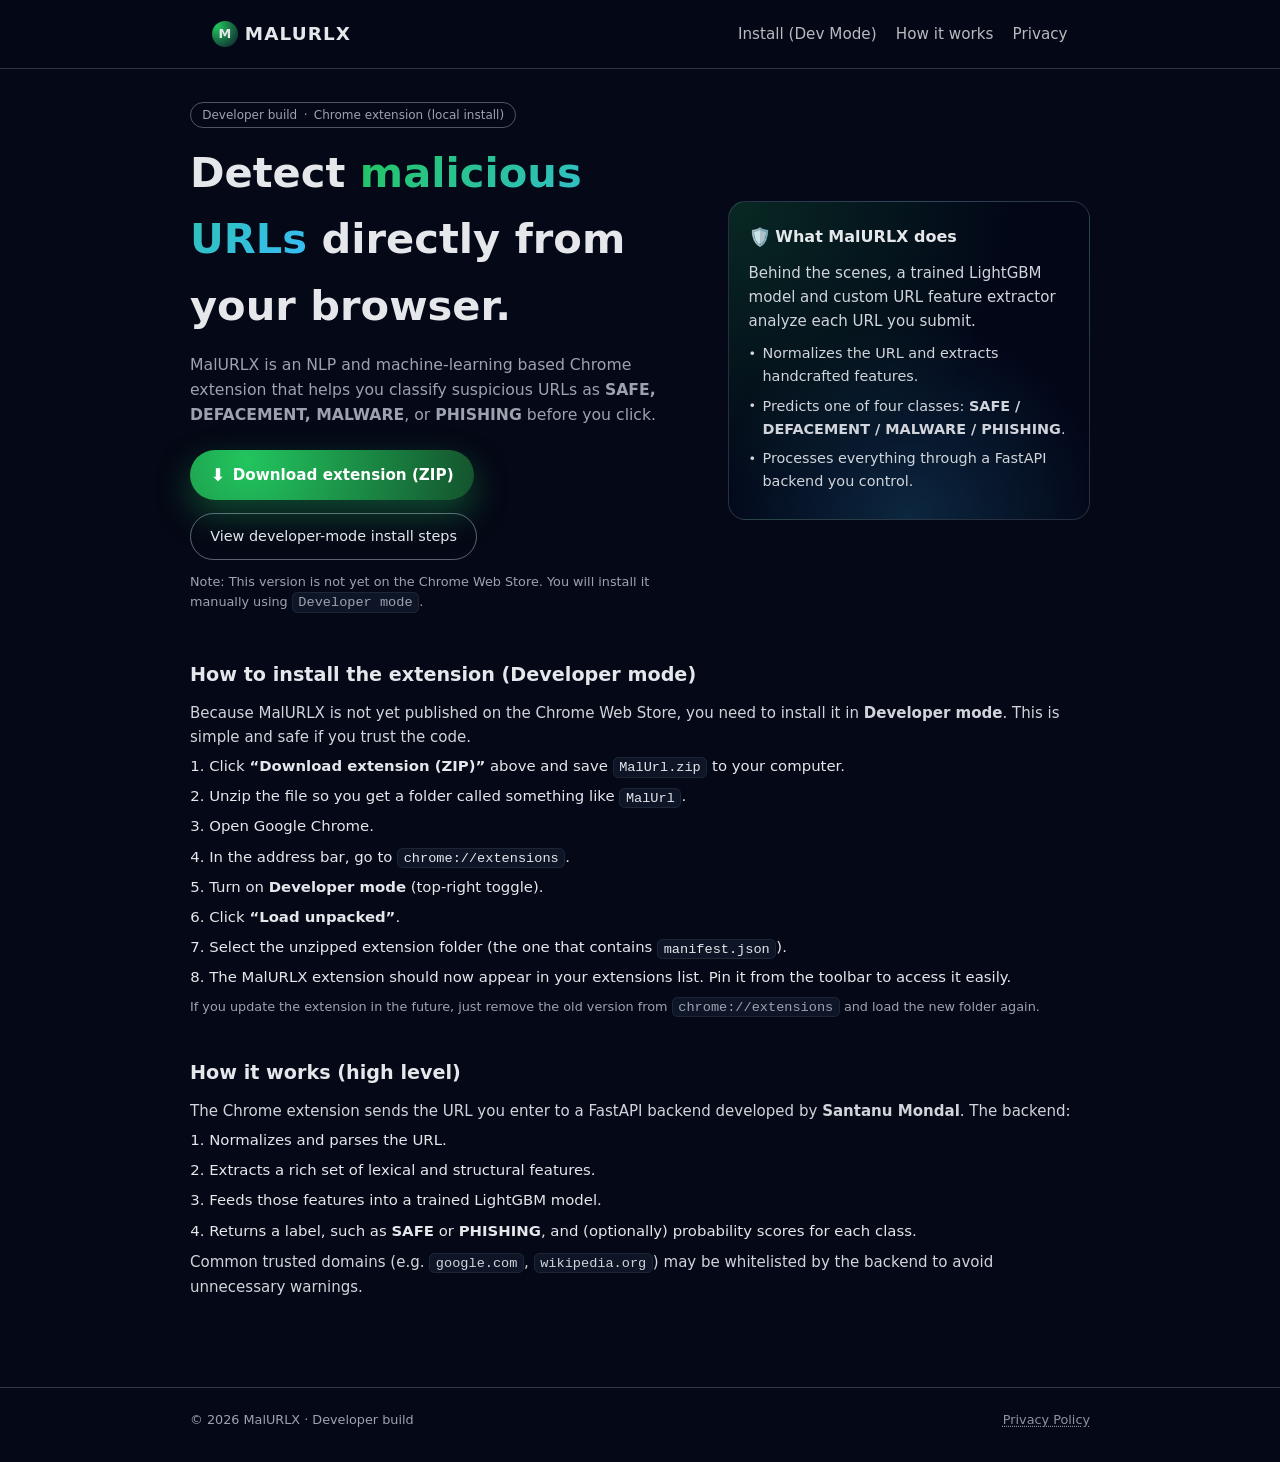
<file: malurl-website/index.html>
<!doctype html>
<html lang="en">
  <head>
    <meta charset="utf-8" />
    <title>MalURLX — Malicious URL Detector (Developer Version)</title>
    <meta
      name="description"
      content="MalURLX is a Chrome extension that helps you detect potentially malicious URLs using a machine learning model."
    />
    <meta name="viewport" content="width=device-width, initial-scale=1" />

    <style>
      * {
        box-sizing: border-box;
        margin: 0;
        padding: 0;
      }

      body {
        font-family: system-ui, -apple-system, BlinkMacSystemFont, "Segoe UI",
          sans-serif;
        background: #050816;
        color: #e5e7eb;
        line-height: 1.6;
      }

      a {
        color: inherit;
        text-decoration: none;
      }

      header {
        border-bottom: 1px solid rgba(148, 163, 184, 0.3);
        position: sticky;
        top: 0;
        z-index: 10;
        backdrop-filter: blur(10px);
        background: rgba(5, 8, 22, 0.9);
      }

      .container {
        max-width: 900px;
        margin: 0 auto;
        padding: 1.2rem 1.4rem;
      }

      .nav-bar {
        display: flex;
        align-items: center;
        justify-content: space-between;
        gap: 1rem;
      }

      .logo {
        font-weight: 700;
        font-size: 1.15rem;
        letter-spacing: 0.06em;
        text-transform: uppercase;
        display: flex;
        align-items: center;
        gap: 0.4rem;
      }

      .logo-badge {
        width: 26px;
        height: 26px;
        border-radius: 999px;
        background: radial-gradient(circle at 20% 20%, #22c55e, #0f172a);
        display: flex;
        align-items: center;
        justify-content: center;
        font-size: 0.8rem;
      }

      .nav-links {
        display: flex;
        gap: 1.2rem;
        font-size: 0.95rem;
      }

      .nav-links a {
        opacity: 0.8;
      }

      .nav-links a:hover {
        opacity: 1;
      }

      main {
        padding: 2rem 1.4rem 3rem;
      }

      .hero {
        max-width: 900px;
        margin: 0 auto 2.5rem;
        display: grid;
        grid-template-columns: minmax(0, 1.4fr) minmax(0, 1fr);
        gap: 2rem;
        align-items: center;
      }

      @media (max-width: 768px) {
        .hero {
          grid-template-columns: minmax(0, 1fr);
        }
      }

      .hero-title {
        font-size: clamp(2.1rem, 4vw, 2.6rem);
        font-weight: 700;
        margin-bottom: 0.8rem;
      }

      .hero-title span {
        background: linear-gradient(135deg, #22c55e, #38bdf8);
        -webkit-background-clip: text;
        background-clip: text;
        color: transparent;
      }

      .hero-subtitle {
        font-size: 0.98rem;
        color: #9ca3af;
        margin-bottom: 1.4rem;
      }

      .hero-badge {
        display: inline-flex;
        align-items: center;
        gap: 0.4rem;
        padding: 0.15rem 0.7rem;
        border-radius: 999px;
        font-size: 0.75rem;
        border: 1px solid rgba(148, 163, 184, 0.5);
        color: #9ca3af;
        margin-bottom: 0.7rem;
      }

      .btn-row {
        display: flex;
        flex-wrap: wrap;
        gap: 0.8rem;
        margin-bottom: 0.7rem;
      }

      .btn-primary {
        padding: 0.7rem 1.3rem;
        border-radius: 999px;
        border: none;
        background: radial-gradient(circle at 20% 20%, #22c55e, #14532d);
        color: white;
        font-weight: 600;
        font-size: 0.95rem;
        cursor: pointer;
        display: inline-flex;
        align-items: center;
        gap: 0.45rem;
        box-shadow: 0 14px 35px rgba(34, 197, 94, 0.35);
      }

      .btn-primary span.icon {
        font-size: 1.1rem;
      }

      .btn-secondary {
        padding: 0.7rem 1.2rem;
        border-radius: 999px;
        border: 1px solid rgba(148, 163, 184, 0.6);
        background: transparent;
        color: #e5e7eb;
        font-size: 0.9rem;
        cursor: pointer;
      }

      .hint {
        font-size: 0.8rem;
        color: #9ca3af;
      }

      .hero-card {
        border-radius: 1.1rem;
        border: 1px solid rgba(148, 163, 184, 0.25);
        background: radial-gradient(circle at top left, rgba(34, 197, 94, 0.18), transparent 60%),
          radial-gradient(circle at bottom, rgba(56, 189, 248, 0.18), transparent 55%),
          #020617;
        padding: 1.3rem 1.2rem 1.2rem;
        font-size: 0.9rem;
      }

      .hero-card h2 {
        font-size: 1rem;
        margin-bottom: 0.6rem;
        display: flex;
        align-items: center;
        gap: 0.3rem;
      }

      .hero-card h2 span {
        font-size: 1.1rem;
      }

      .hero-card ul {
        list-style: none;
        margin-top: 0.6rem;
      }

      .hero-card li {
        display: flex;
        align-items: flex-start;
        gap: 0.4rem;
        margin-bottom: 0.4rem;
        color: #d1d5db;
      }

      .hero-card li span.bullet {
        font-size: 0.8rem;
        margin-top: 0.1rem;
      }

      section {
        max-width: 900px;
        margin: 0 auto 2.5rem;
      }

      section h2 {
        font-size: 1.2rem;
        margin-bottom: 0.6rem;
      }

      section p {
        font-size: 0.94rem;
        color: #d1d5db;
        margin-bottom: 0.4rem;
      }

      ol.dev-steps {
        margin-left: 1.2rem;
        font-size: 0.93rem;
      }

      ol.dev-steps li {
        margin-bottom: 0.4rem;
      }

      code {
        font-family: "JetBrains Mono", ui-monospace, SFMono-Regular, Menlo, Monaco,
          Consolas, "Liberation Mono", "Courier New", monospace;
        font-size: 0.85rem;
        background: rgba(15, 23, 42, 0.9);
        padding: 0.1rem 0.35rem;
        border-radius: 0.35rem;
        border: 1px solid rgba(31, 41, 55, 0.9);
      }

      footer {
        border-top: 1px solid rgba(148, 163, 184, 0.3);
        padding: 1.4rem 1.4rem 2rem;
        font-size: 0.8rem;
        color: #9ca3af;
      }

      footer .footer-inner {
        max-width: 900px;
        margin: 0 auto;
        display: flex;
        align-items: center;
        justify-content: space-between;
        gap: 1rem;
        flex-wrap: wrap;
      }

      footer a {
        text-decoration: underline;
        text-decoration-style: dotted;
        text-underline-offset: 2px;
        opacity: 0.9;
      }

      footer a:hover {
        opacity: 1;
      }
    </style>
  </head>
  <body>
    <header>
      <div class="container nav-bar">
        <div class="logo">
          <div class="logo-badge">M</div>
          <span>MalURLX</span>
        </div>
        <nav class="nav-links">
          <a href="#install">Install (Dev Mode)</a>
          <a href="#how-it-works">How it works</a>
          <a href="privacy.html">Privacy</a>
        </nav>
      </div>
    </header>

    <main>
      <section class="hero">
        <div>
          <div class="hero-badge">
            <span>Developer build</span>
            <span>·</span>
            <span>Chrome extension (local install)</span>
          </div>
          <h1 class="hero-title">
            Detect <span>malicious URLs</span> directly from your browser.
          </h1>
          <p class="hero-subtitle">
            MalURLX is an NLP and machine-learning based Chrome extension that helps you
            classify suspicious URLs as <strong>SAFE, DEFACEMENT, MALWARE</strong>, or
            <strong>PHISHING</strong> before you click.
          </p>

          <div class="btn-row">
            <!-- 🔽 Direct ZIP download button -->
            <a
              class="btn-primary"
              href="https://github.com/iamsantanu21/MalUrl-final/raw/bf954dba81b980dfe382ed7aaab3cba069af352b/MalUrl.zip"
              download="MalUrl.zip"
            >
              <span class="icon">⬇️</span>
              <span>Download extension (ZIP)</span>
            </a>

            <a class="btn-secondary" href="#install">
              View developer-mode install steps
            </a>
          </div>

          <p class="hint">
            Note: This version is not yet on the Chrome Web Store. You will install it
            manually using <code>Developer mode</code>.
          </p>
        </div>

        <aside class="hero-card">
          <h2><span>🛡️</span> What MalURLX does</h2>
          <p>
            Behind the scenes, a trained LightGBM model and custom URL feature extractor
            analyze each URL you submit.
          </p>
          <ul>
            <li>
              <span class="bullet">•</span>
              <span>Normalizes the URL and extracts handcrafted features.</span>
            </li>
            <li>
              <span class="bullet">•</span>
              <span>
                Predicts one of four classes:
                <strong>SAFE / DEFACEMENT / MALWARE / PHISHING</strong>.
              </span>
            </li>
            <li>
              <span class="bullet">•</span>
              <span>Processes everything through a FastAPI backend you control.</span>
            </li>
          </ul>
        </aside>
      </section>

      <section id="install">
        <h2>How to install the extension (Developer mode)</h2>
        <p>
          Because MalURLX is not yet published on the Chrome Web Store, you need to
          install it in <strong>Developer mode</strong>. This is simple and safe if you
          trust the code.
        </p>

        <ol class="dev-steps">
          <li>
            Click
            <strong>“Download extension (ZIP)”</strong> above and save
            <code>MalUrl.zip</code> to your computer.
          </li>
          <li>Unzip the file so you get a folder called something like <code>MalUrl</code>.</li>
          <li>Open Google Chrome.</li>
          <li>In the address bar, go to <code>chrome://extensions</code>.</li>
          <li>Turn on <strong>Developer mode</strong> (top-right toggle).</li>
          <li>Click <strong>“Load unpacked”</strong>.</li>
          <li>
            Select the unzipped extension folder (the one that contains
            <code>manifest.json</code>).
          </li>
          <li>
            The MalURLX extension should now appear in your extensions list. Pin it from
            the toolbar to access it easily.
          </li>
        </ol>

        <p class="hint">
          If you update the extension in the future, just remove the old version from
          <code>chrome://extensions</code> and load the new folder again.
        </p>
      </section>

      <section id="how-it-works">
        <h2>How it works (high level)</h2>
        <p>
          The Chrome extension sends the URL you enter to a FastAPI backend developed by
          <strong>Santanu Mondal</strong>. The backend:
        </p>
        <ol class="dev-steps">
          <li>Normalizes and parses the URL.</li>
          <li>Extracts a rich set of lexical and structural features.</li>
          <li>Feeds those features into a trained LightGBM model.</li>
          <li>
            Returns a label, such as <strong>SAFE</strong> or <strong>PHISHING</strong>,
            and (optionally) probability scores for each class.
          </li>
        </ol>
        <p>
          Common trusted domains (e.g. <code>google.com</code>, <code>wikipedia.org</code>)
          may be whitelisted by the backend to avoid unnecessary warnings.
        </p>
      </section>
    </main>

    <footer>
      <div class="footer-inner">
        <span>© <span id="year"></span> MalURLX · Developer build</span>
        <span>
          <a href="privacy.html">Privacy Policy</a>
        </span>
      </div>
    </footer>

    <script>
      // Set current year in footer
      document.getElementById("year").textContent =
        new Date().getFullYear().toString();
    </script>
  </body>
</html>
</file>
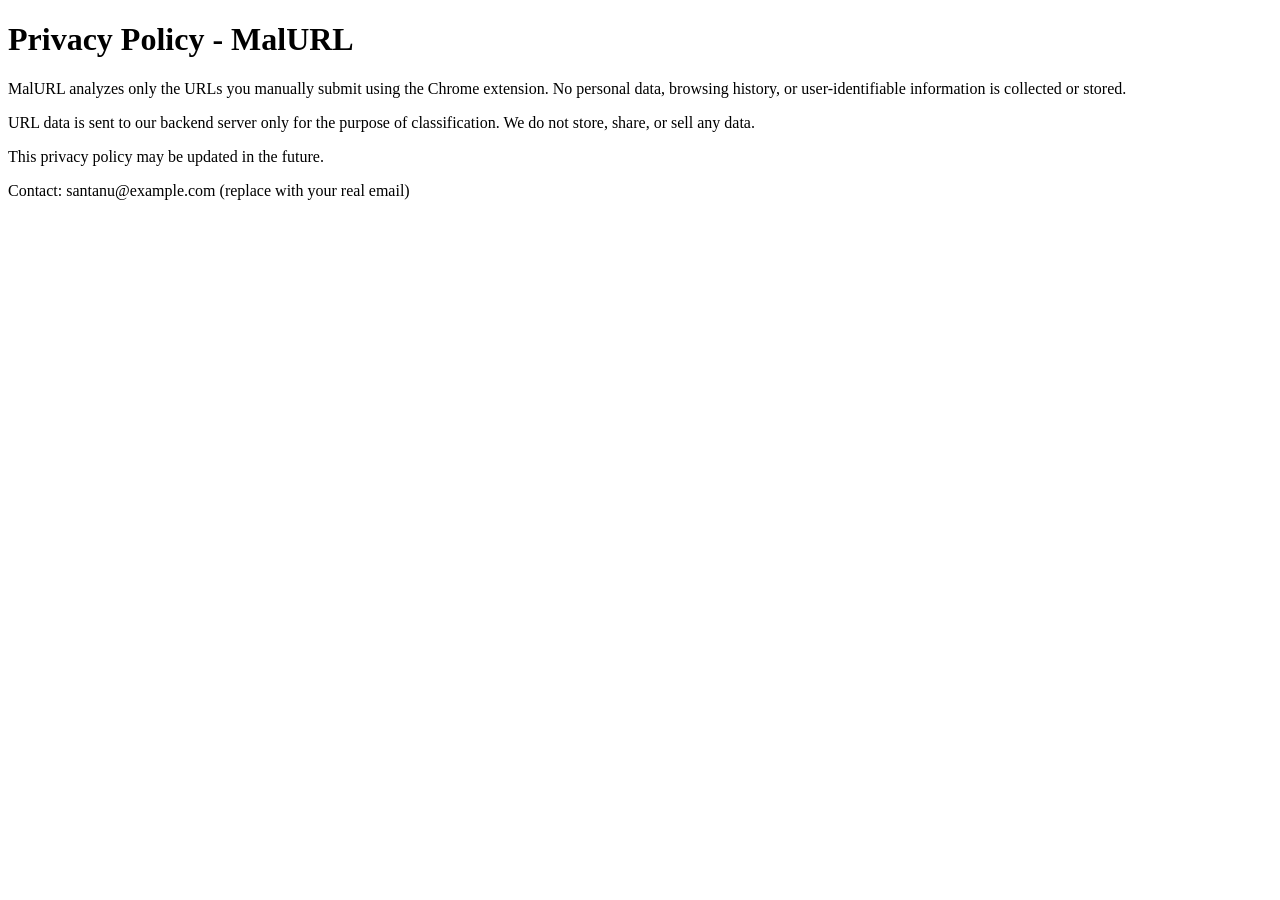
<file: malurl-website/privacy.html>
<!DOCTYPE html>
<html>
<head>
  <title>Privacy Policy - MalURL</title>
  <meta charset="UTF-8" />
</head>
<body>
  <h1>Privacy Policy - MalURL</h1>

  <p>
    MalURL analyzes only the URLs you manually submit using the Chrome extension. 
    No personal data, browsing history, or user-identifiable information is collected or stored.
  </p>

  <p>
    URL data is sent to our backend server only for the purpose of classification.
    We do not store, share, or sell any data.
  </p>

  <p>This privacy policy may be updated in the future.</p>

  <p>Contact: santanu@example.com (replace with your real email)</p>
</body>
</html>
</file>
